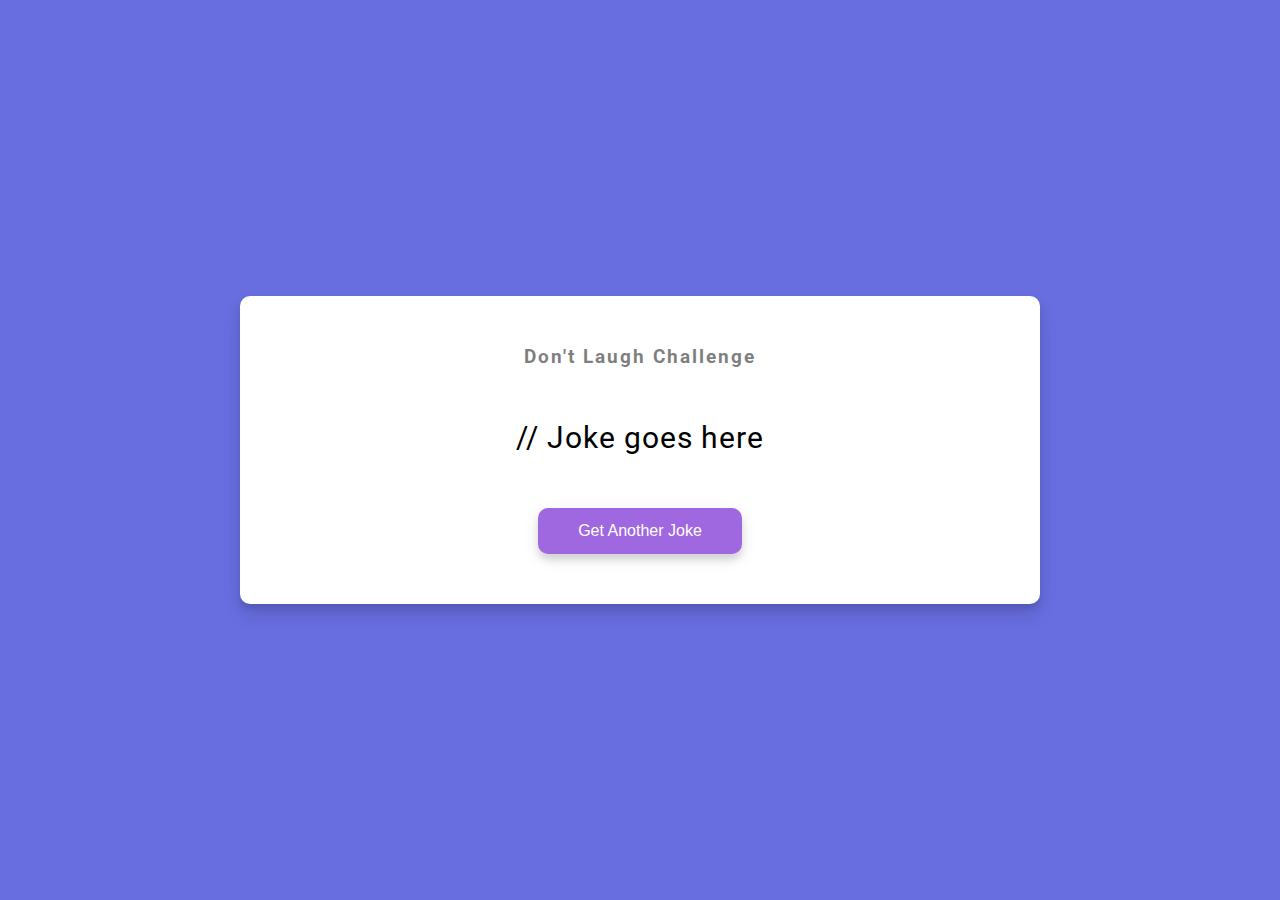
<file: Day10/index.html>
<!DOCTYPE html>
<html lang="en">
  <head>
    <meta charset="UTF-8" />
    <meta name="viewport" content="width=device-width, initial-scale=1.0" />
    <link rel="stylesheet" href="style.css" />
    <title>Dad Jokes</title>
  </head>
  <body>
    <div class="container">
      <h3>Don't Laugh Challenge</h3>
      <div id="joke" class="joke">// Joke goes here</div>
      <button id="jokeBtn" class="btn">Get Another Joke</button>
    </div>
    <script src="script.js"></script>
  </body>
</html>
</file>
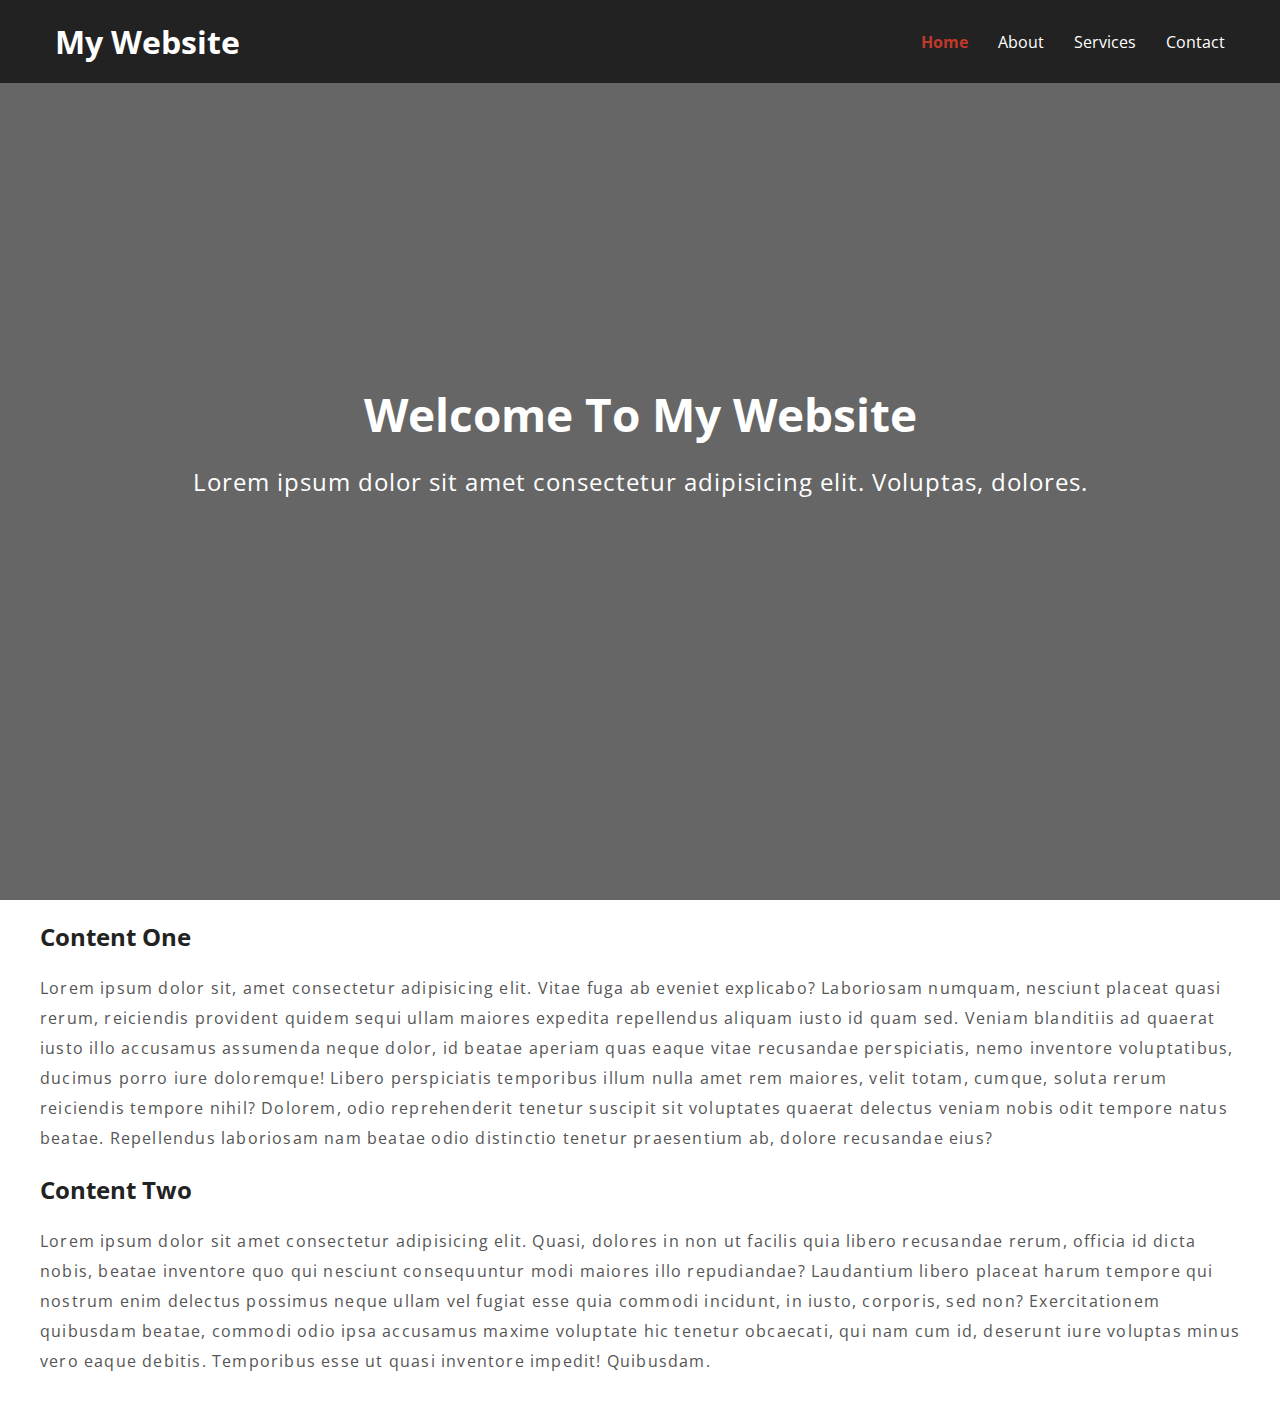
<file: Day25/index.html>
<!DOCTYPE html>
<html lang="en">

<head>
    <meta charset="UTF-8">
    <meta http-equiv="X-UA-Compatible" content="IE=edge">
    <meta name="viewport" content="width=device-width, initial-scale=1.0">
    <title>Sticky Navigation</title>
    <link rel="stylesheet" href="style.css">
</head>

<body>
    <nav class="nav">
        <div class="container">
            <h1 class="logo"><a href="/index.html">My Website</a></h1>
            <ul>
                <li><a href="#" class="current">Home</a></li>
                <li><a href="#">About</a></li>
                <li><a href="#">Services</a></li>
                <li><a href="#">Contact</a></li>
            </ul>
        </div>
    </nav>
    <div class="hero">
        <div class="container">
            <h1>Welcome To My Website</h1>
            <p>Lorem ipsum dolor sit amet consectetur adipisicing elit. Voluptas, dolores.</p>
        </div>
    </div>

    <section class="container content">
        <h2>Content One</h2>
        <p>Lorem ipsum dolor sit, amet consectetur adipisicing elit. Vitae fuga ab eveniet explicabo? Laboriosam numquam, nesciunt placeat quasi rerum, reiciendis provident quidem sequi ullam maiores expedita repellendus aliquam iusto id quam sed. Veniam blanditiis ad quaerat iusto illo accusamus assumenda neque dolor, id beatae aperiam quas eaque vitae recusandae perspiciatis, nemo inventore voluptatibus, ducimus porro iure doloremque! Libero perspiciatis temporibus illum nulla amet rem maiores, velit totam, cumque, soluta rerum reiciendis tempore nihil? Dolorem, odio reprehenderit tenetur suscipit sit voluptates quaerat delectus veniam nobis odit tempore natus beatae. Repellendus laboriosam nam beatae odio distinctio tenetur praesentium ab, dolore recusandae eius?</p>
        <h3>Content Two</h3>
        <p>Lorem ipsum dolor sit amet consectetur adipisicing elit. Quasi, dolores in non ut facilis quia libero recusandae rerum, officia id dicta nobis, beatae inventore quo qui nesciunt consequuntur modi maiores illo repudiandae? Laudantium libero placeat harum tempore qui nostrum enim delectus possimus neque ullam vel fugiat esse quia commodi incidunt, in iusto, corporis, sed non? Exercitationem quibusdam beatae, commodi odio ipsa accusamus maxime voluptate hic tenetur obcaecati, qui nam cum id, deserunt iure voluptas minus vero eaque debitis. Temporibus esse ut quasi inventore impedit! Quibusdam.</p>
    </section>


    <script src="script.js"></script>
</body>

</html>
</file>
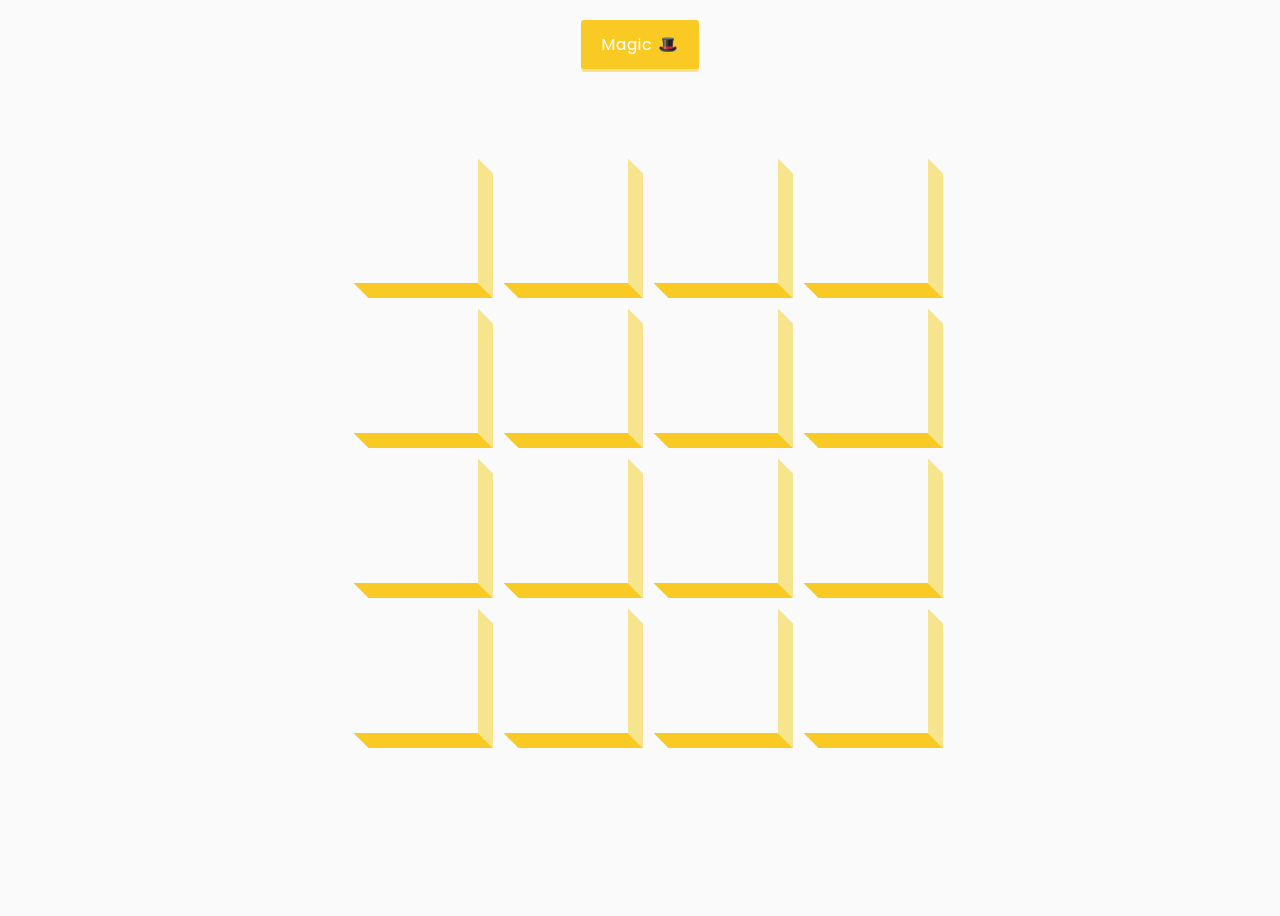
<file: Day1/3d-boxes-background/index.html>
<!DOCTYPE html>
<html lang="en">
  <head>
    <meta charset="UTF-8" />
    <meta name="viewport" content="width=device-width, initial-scale=1.0" />
    <link
      rel="stylesheet"
      href="https://cdnjs.cloudflare.com/ajax/libs/font-awesome/5.14.0/css/all.min.css"
      integrity="sha512-1PKOgIY59xJ8Co8+NE6FZ+LOAZKjy+KY8iq0G4B3CyeY6wYHN3yt9PW0XpSriVlkMXe40PTKnXrLnZ9+fkDaog=="
      crossorigin="anonymous"
    />
    <link rel="stylesheet" href="style.css" />
    <title>3D Boxes Background</title>
  </head>
  <body>
    <button id="btn" class="magic">Magic 🎩</button>
    <div id="boxes" class="boxes big"></div>
    <script src="script.js"></script>
  </body>
</html>
</file>
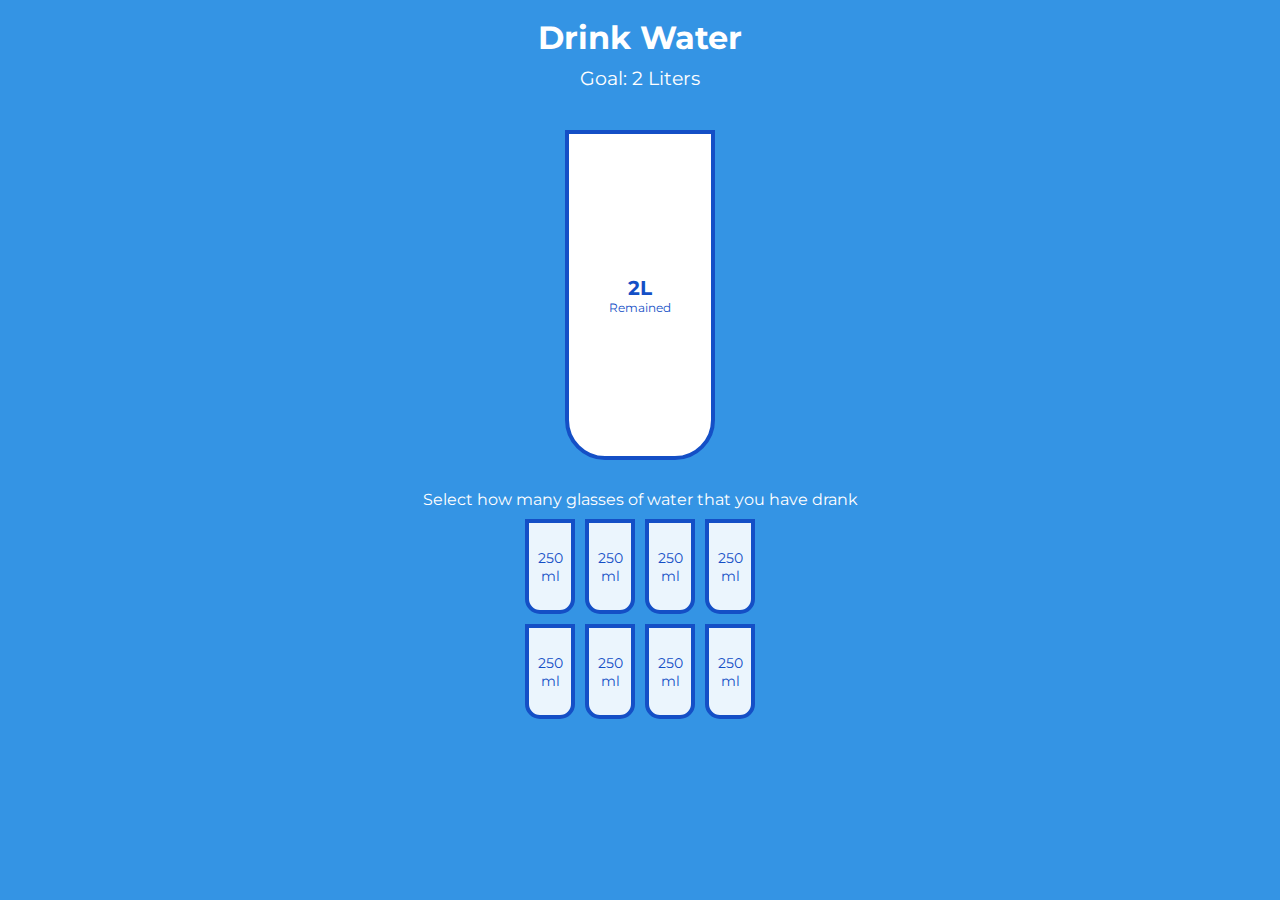
<file: Day16/drink-water/index.html>
<!DOCTYPE html>
<html lang="en">
  <head>
    <meta charset="UTF-8" />
    <meta name="viewport" content="width=device-width, initial-scale=1.0" />
    <link rel="stylesheet" href="style.css" />
    <title>Drink Water</title>
  </head>
  <body>
    <h1>Drink Water</h1>
    <h3>Goal: 2 Liters</h3>

    <div class="cup">
      <div class="remained" id="remained">
        <span id="liters"></span>
        <small>Remained</small>
      </div>

      <div class="percentage" id="percentage"></div>
    </div>

    <p class="text">Select how many glasses of water that you have drank</p>

    <div class="cups">
      <div class="cup cup-small">250 ml</div>
      <div class="cup cup-small">250 ml</div>
      <div class="cup cup-small">250 ml</div>
      <div class="cup cup-small">250 ml</div>
      <div class="cup cup-small">250 ml</div>
      <div class="cup cup-small">250 ml</div>
      <div class="cup cup-small">250 ml</div>
      <div class="cup cup-small">250 ml</div>
    </div>

    <script src="script.js"></script>
  </body>
</html>
</file>
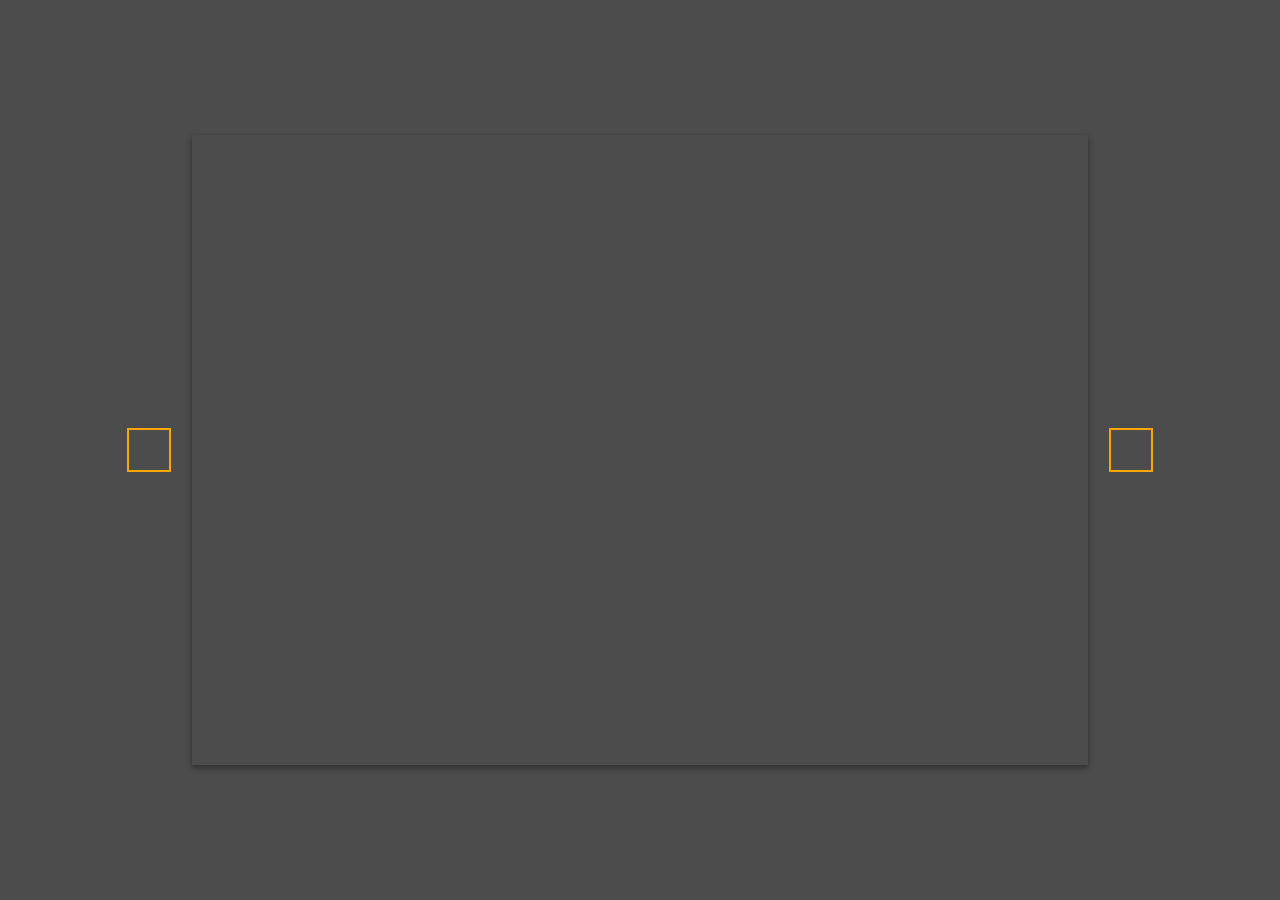
<file: Day18/background-slider/index.html>
<!DOCTYPE html>
<html lang="en">
  <head>
    <meta charset="UTF-8" />
    <meta name="viewport" content="width=device-width, initial-scale=1.0" />
    <link
      rel="stylesheet"
      href="https://cdnjs.cloudflare.com/ajax/libs/font-awesome/5.14.0/css/all.min.css"
      integrity="sha512-1PKOgIY59xJ8Co8+NE6FZ+LOAZKjy+KY8iq0G4B3CyeY6wYHN3yt9PW0XpSriVlkMXe40PTKnXrLnZ9+fkDaog=="
      crossorigin="anonymous"
    />
    <link rel="stylesheet" href="style.css" />
    <title>Background Slider</title>
  </head>
  <body>
    <div class="slider-container">
      <div
        class="slide active"
        style="
          background-image: url('https://images.unsplash.com/photo-1549880338-65ddcdfd017b?ixlib=rb-1.2.1&ixid=eyJhcHBfaWQiOjEyMDd9&auto=format&fit=crop&w=2100&q=80');
        "
      ></div>
      <div
        class="slide"
        style="
          background-image: url('https://images.unsplash.com/photo-1511593358241-7eea1f3c84e5?ixlib=rb-1.2.1&ixid=eyJhcHBfaWQiOjEyMDd9&auto=format&fit=crop&w=1934&q=80');
        "
      ></div>

      <div
        class="slide"
        style="
          background-image: url('https://images.unsplash.com/photo-1495467033336-2effd8753d51?ixlib=rb-1.2.1&ixid=eyJhcHBfaWQiOjEyMDd9&auto=format&fit=crop&w=2100&q=80');
        "
      ></div>

      <div
        class="slide"
        style="
          background-image: url('https://images.unsplash.com/photo-1522735338363-cc7313be0ae0?ixlib=rb-1.2.1&ixid=eyJhcHBfaWQiOjEyMDd9&auto=format&fit=crop&w=2689&q=80');
        "
      ></div>

      <div
        class="slide"
        style="
          background-image: url('https://images.unsplash.com/photo-1559087867-ce4c91325525?ixlib=rb-1.2.1&ixid=eyJhcHBfaWQiOjEyMDd9&auto=format&fit=crop&w=2100&q=80');
        "
      ></div>

      <button class="arrow left-arrow" id="left">
        <i class="fas fa-arrow-left"></i>
      </button>

      <button class="arrow right-arrow" id="right">
        <i class="fas fa-arrow-right"></i>
      </button>
    </div>
    <script src="script.js"></script>
  </body>
</html>
</file>
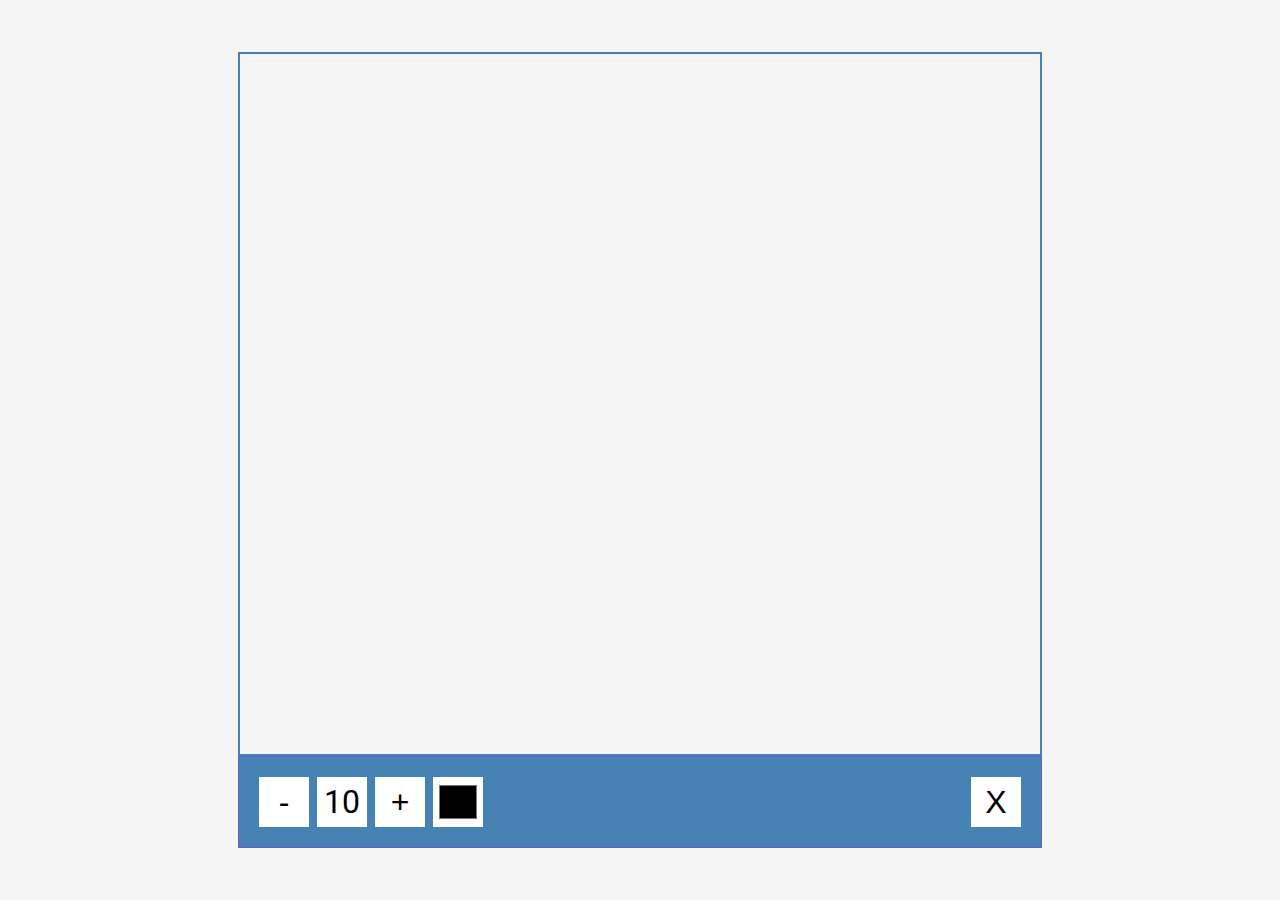
<file: Day22/drawing-app/index.html>
<!DOCTYPE html>
<html lang="en">
  <head>
    <meta charset="UTF-8" />
    <meta name="viewport" content="width=device-width, initial-scale=1.0" />
    <link rel="stylesheet" href="style.css" />
    <title>Drawing App</title>
  </head>
  <body>
    <canvas id="canvas" width="800" height="700"></canvas>
    <div class="toolbox">
      <button id="decrease">-</button>
      <span id="size">10</span>
      <button id="increase">+</button>
      <input type="color" id="color">
      <button id="clear">X</button>
    </div>

    <script src="script.js"></script>
  </body>
</html>
</file>
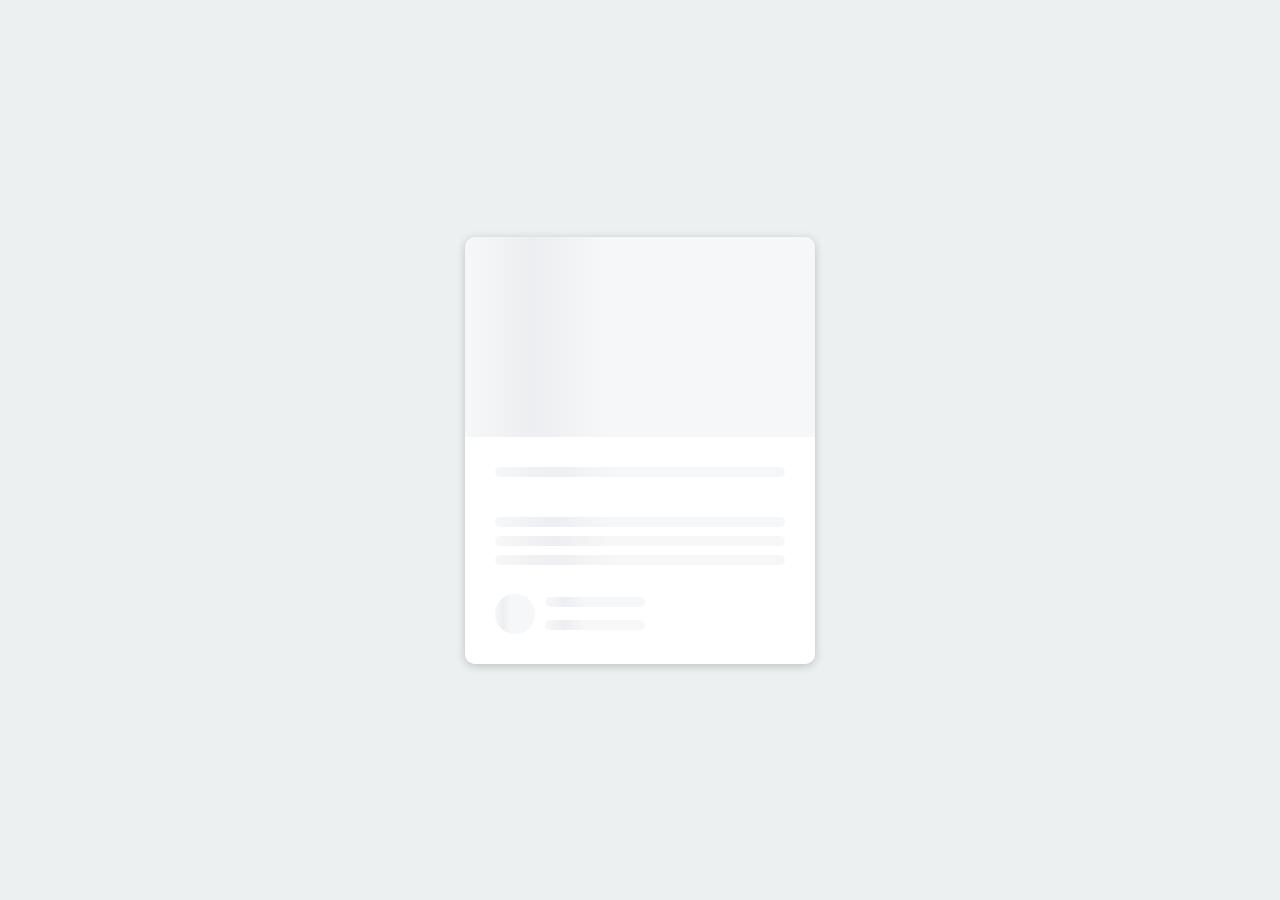
<file: Day24/content-placeholder/index.html>
<!DOCTYPE html>
<html lang="en">
  <head>
    <meta charset="UTF-8" />
    <meta name="viewport" content="width=device-width, initial-scale=1.0" />
    <link rel="stylesheet" href="style.css" />
    <title>Content Placeholder</title>
  </head>
  <body>
    <div class="card">
      <div class="card-header animated-bg" id="header">&nbsp;</div>

      <div class="card-content">
        <h3 class="card-title animated-bg animated-bg-text" id="title">
          &nbsp;
        </h3>
        <p class="card-excerpt" id="excerpt">
          &nbsp;
          <span class="animated-bg animated-bg-text">&nbsp;</span>
          <span class="animated-bg animated-bg-text">&nbsp;</span>
          <span class="animated-bg animated-bg-text">&nbsp;</span>
        </p>
        <div class="author">
          <div class="profile-img animated-bg" id="profile_img">&nbsp;</div>
          <div class="author-info">
            <strong class="animated-bg animated-bg-text" id="name"
              >&nbsp;</strong
            >
            <small class="animated-bg animated-bg-text" id="date">&nbsp;</small>
          </div>
        </div>
      </div>
    </div>
 
    
    <script src="script.js"></script>
  </body>
</html>
</file>
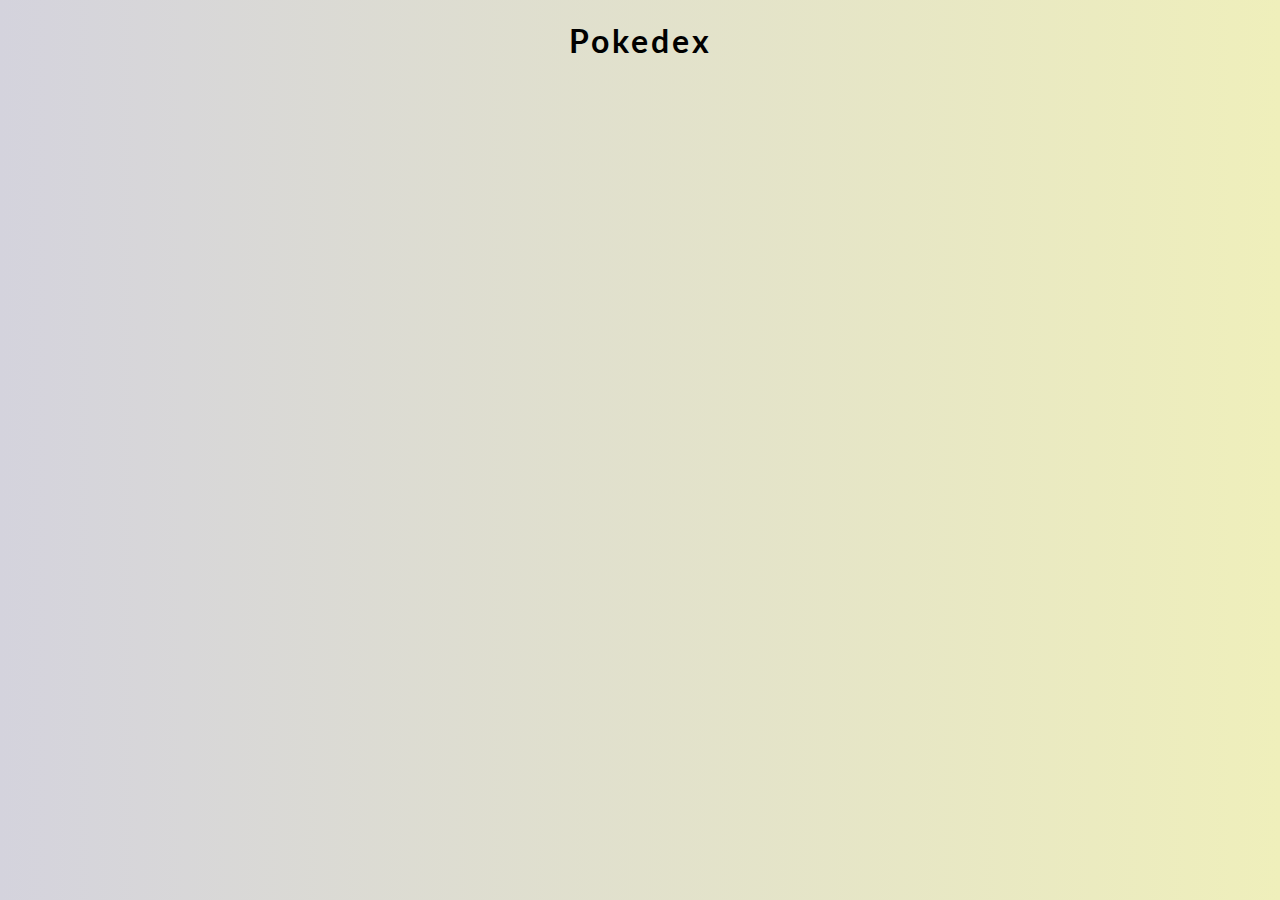
<file: Day37/pokedex/index.html>
<!DOCTYPE html>
<html lang="en">
  <head>
    <meta charset="UTF-8" />
    <meta name="viewport" content="width=device-width, initial-scale=1.0" />
    <link rel="stylesheet" href="style.css" />
    <title>Pokedex</title>
  </head>
  <body>
    <h1>Pokedex</h1>
    <div class="poke-container" id="poke-container"></div>

    <!-- Design inspired by this Dribbble shot: https://dribbble.com/shots/5611109--Pokemon -->
    <script src="script.js"></script>
  </body>
</html>
</file>
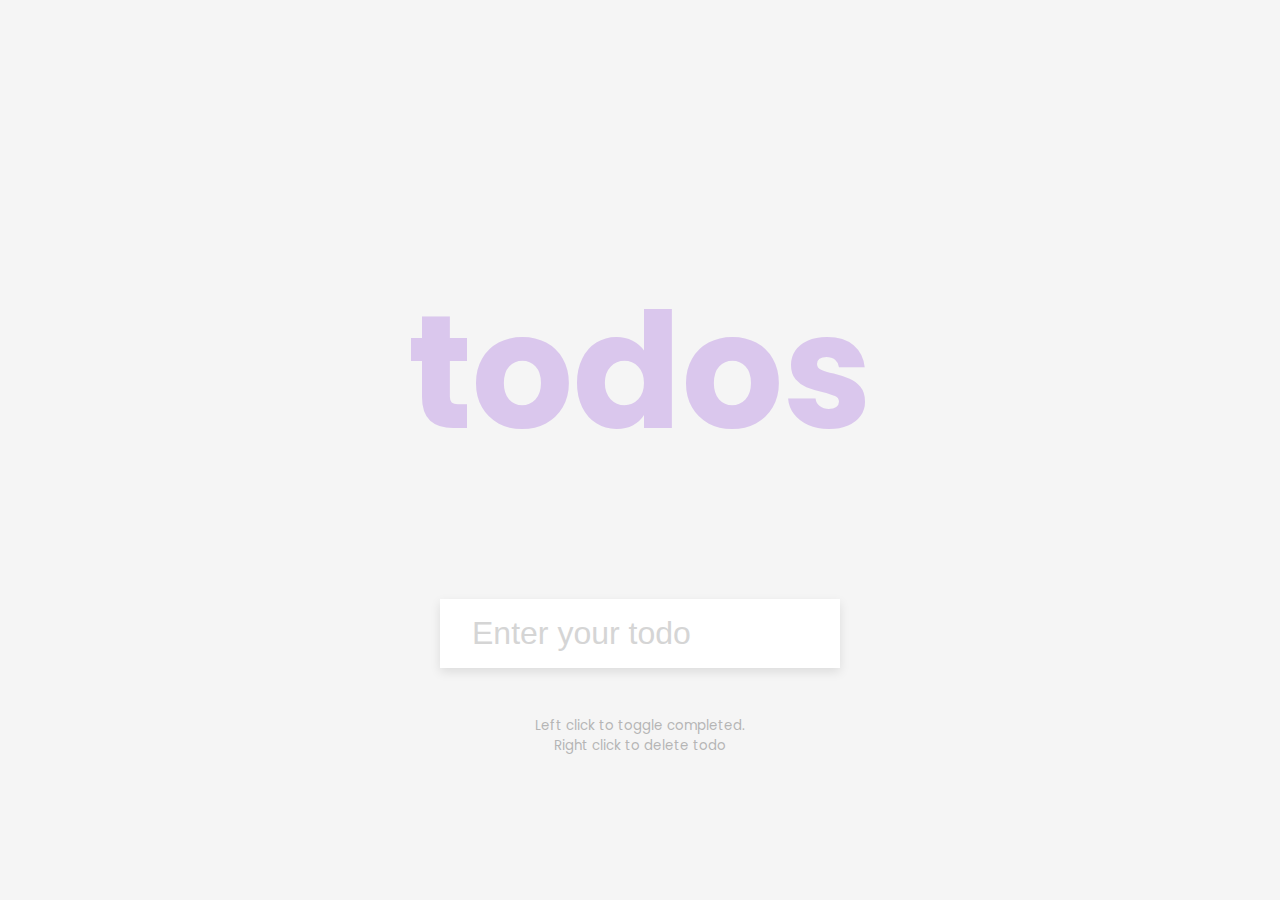
<file: Day49/todo-list/index.html>
<!DOCTYPE html>
<html lang="en">
  <head>
    <meta charset="UTF-8" />
    <meta name="viewport" content="width=device-width, initial-scale=1.0" />
    <link rel="stylesheet" href="style.css" />
    <title>Todo List</title>
  </head>
  <body>
    <h1>todos</h1>
    <form id="form">
      <input type="text" class="input" id="input" placeholder="Enter your todo" autocomplete="off">

      <ul class="todos" id="todos"></ul>
    </form>
    <small>Left click to toggle completed. <br> Right click to delete todo</small>

    <script src="script.js"></script>
  </body>
</html>
</file>
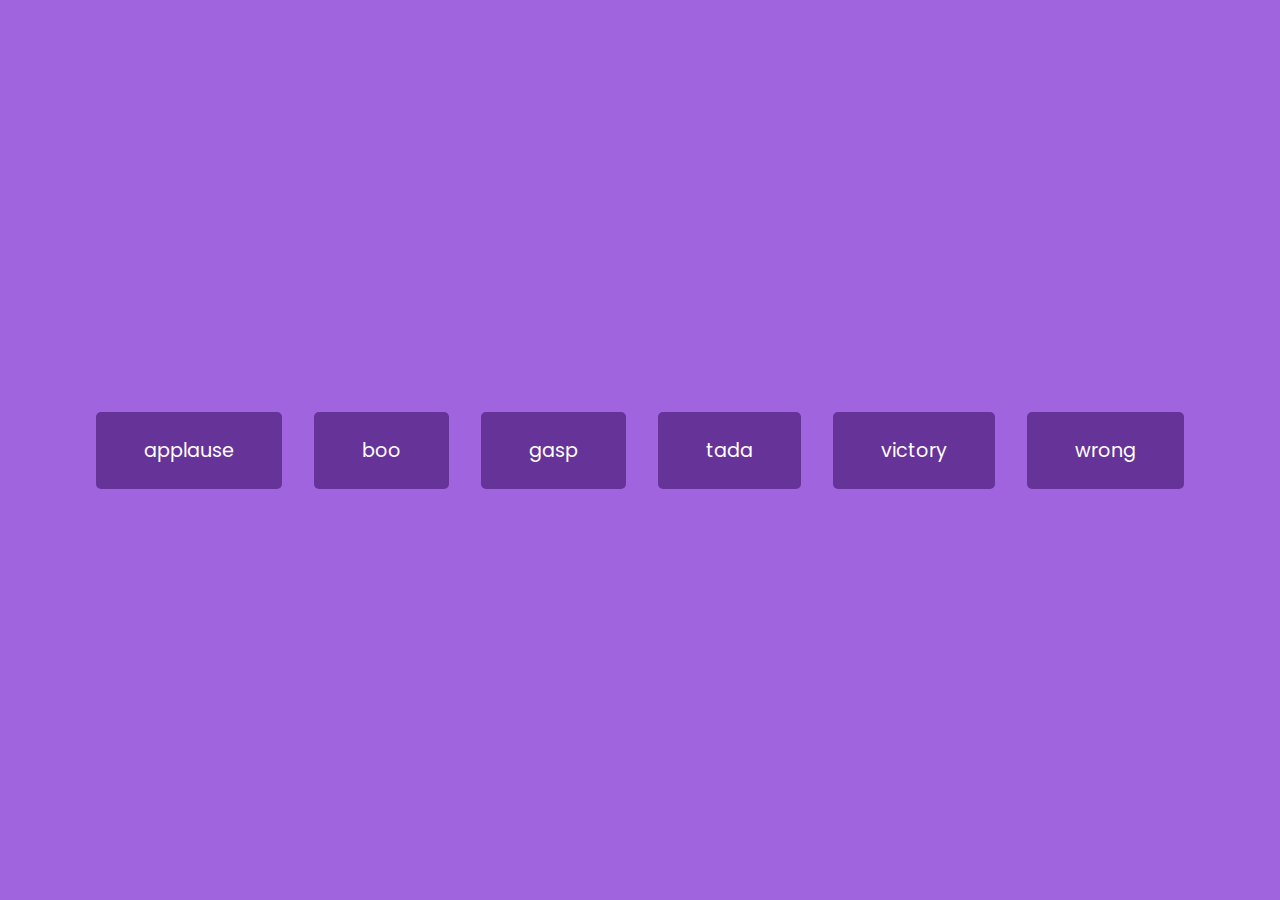
<file: Day9/sound-board/index.html>
<!DOCTYPE html>
<html lang="en">
  <head>
    <meta charset="UTF-8" />
    <meta name="viewport" content="width=device-width, initial-scale=1.0" />
    <link rel="stylesheet" href="style.css" />
    <title>Sound Board</title>
  </head>
  <body>
    <audio id="applause" src="sounds/applause.mp3"></audio>
    <audio id="boo" src="sounds/boo.mp3"></audio>
    <audio id="gasp" src="sounds/gasp.mp3"></audio>
    <audio id="tada" src="sounds/tada.mp3"></audio>
    <audio id="victory" src="sounds/victory.mp3"></audio>
    <audio id="wrong" src="sounds/wrong.mp3"></audio>

    <div id="buttons"></div>

    <script src="script.js"></script>
  </body>
</html>
</file>
<file: Day10/style.css>
@import url('https://fonts.googleapis.com/css2?family=Roboto:wght@400;700&display=swap');

* {
  box-sizing: border-box;
}

body {
  background-color: #686de0;
  font-family: 'Roboto', sans-serif;
  display: flex;
  flex-direction: column;
  align-items: center;
  justify-content: center;
  height: 100vh;
  overflow: hidden;
  margin: 0;
  padding: 20px;
}

.container {
  background-color: #fff;
  border-radius: 10px;
  box-shadow: 0 10px 20px rgba(0, 0, 0, 0.1), 0 6px 6px rgba(0, 0, 0, 0.1);
  padding: 50px 20px;
  text-align: center;
  max-width: 100%;
  width: 800px;
}

h3 {
  margin: 0;
  opacity: 0.5;
  letter-spacing: 2px;
}

.joke {
  font-size: 30px;
  letter-spacing: 1px;
  line-height: 40px;
  margin: 50px auto;
  max-width: 600px;
}

.btn {
  background-color: #9f68e0;
  color: #fff;
  border: 0;
  border-radius: 10px;
  box-shadow: 0 5px 15px rgba(0, 0, 0, 0.1), 0 6px 6px rgba(0, 0, 0, 0.1);
  padding: 14px 40px;
  font-size: 16px;
  cursor: pointer;
}

.btn:active {
  transform: scale(0.98);
}

.btn:focus {
  outline: 0;
}
</file>
<file: Day25/style.css>
@import url('https://fonts.googleapis.com/css?family=Open+Sans');


* {
    box-sizing: border-box;
    margin: 0;
    padding: 0;
}

body {
    font-family: 'Open Sans', sans-serif;
    color: #222;
    padding-bottom: 50px;
}

.container {
    max-width: 1200px;
    margin: 0 auto;

}

.nav {
    position: fixed;
    background-color: #222;
    top: 0;
    left: 0;
    right: 0;
    transition: all .3s ease-in-out;

}

.nav .container {
    display: flex;
    justify-content: space-between;
    align-items: center;
    padding: 20px 0;
    transition: all .3s ease-in-out;


}

.nav ul {
    display: flex;
    list-style-type: none;
    align-items: center;
    justify-content: center;
}

.nav a {
    color: #fff;
    text-decoration: none;
    padding: 7px 15px;
}
.nav.active {
    background-color: #fff;
    box-shadow: 0 2px 10px rgba(0, 0, 0, 0.3);

}
.nav.active a {
    color: #000;
}
.nav.active .container {
    padding: 10px 0;
}

.nav a.current, .nav a:hover {
    color: #c0392b;
    font-weight: bold;
}
.hero {
    background-image: url('https://images.pexels.com/photos/450035/pexels-photo-450035.jpeg?auto=compress&cs=tinysrgb&dpr=2&h=750&w=1260');
    background-repeat: no-repeat;
    background-position: bottom center;
    height: 100vh;
    color: #fff;
    display: flex;
    justify-content: center;
    align-items: center;
    text-align: center;
    position: relative;
    margin-bottom: 20px;
    z-index: -2
    
}

.hero::before {
    content: '';
    position: absolute;
    top: 0;
    left: 0;
    width: 100%;
    height: 100%;
    background-color: rgba(0,0,0, 0.6);
    z-index: -1;
}

.hero h1 {
    font-size: 46px;
    margin: -20px 0 20px;
}

.hero p {
    font-size: 150%;
    letter-spacing: 1px;
}

.content h2,
.content h3 {
    font-size: 150%;
    margin: 20px 0;
}
.content p {
    color: #555;
    line-height: 30px;
    letter-spacing: 1.2px;
}
</file>
<file: Day1/3d-boxes-background/style.css>
@import url('https://fonts.googleapis.com/css2?family=Roboto:wght@400;700&display=swap');
@import url('https://fonts.googleapis.com/css2?family=Poppins&display=swap');

* {
  box-sizing: border-box;
}

body {
  background-color: #fafafa;
  font-family: 'Roboto', sans-serif;
  display: flex;
  flex-direction: column;
  align-items: center;
  justify-content: center;
  height: 100vh;
  overflow: hidden;
}

.magic {
  background-color: #f9ca24;
  color: #fff;
  font-family: 'Poppins', sans-serif;
  border: 0;
  border-radius: 3px;
  font-size: 16px;
  padding: 12px 20px;
  cursor: pointer;
  position: fixed;
  top: 20px;
  letter-spacing: 1px;
  box-shadow: 0 3px rgba(249, 202, 36, 0.5);
  z-index: 100;
}

.magic:focus {
  outline: none;
}

.magic:active {
  box-shadow: none;
  transform: translateY(2px);
}

.boxes {
  display: flex;
  flex-wrap: wrap;
  justify-content: space-around;
  height: 500px;
  width: 500px;
  position: relative;
  transition: 0.4s ease;
}

.boxes.big {
  width: 600px;
  height: 600px;
}

.boxes.big .box {
  transform: rotateZ(360deg);
}

.box {
  background-image: url('https://media.giphy.com/media/EZqwsBSPlvSda/giphy.gif');
  background-repeat: no-repeat;
  background-size: 500px 500px;
  position: relative;
  height: 125px;
  width: 125px;
  transition: 0.4s ease;
}

.box::after {
  content: '';
  background-color: #f6e58d;
  position: absolute;
  top: 8px;
  right: -15px;
  height: 100%;
  width: 15px;
  transform: skewY(45deg);
}

.box::before {
  content: '';
  background-color: #f9ca24;
  position: absolute;
  bottom: -15px;
  left: 8px;
  height: 15px;
  width: 100%;
  transform: skewX(45deg);
}
</file>
<file: Day16/drink-water/style.css>
@import url('https://fonts.googleapis.com/css?family=Montserrat:400,600&display=swap');

:root {
  --border-color: #144fc6;
  --fill-color: #6ab3f8;
}

* {
  box-sizing: border-box;
}

body {
  background-color: #3494e4;
  color: #fff;
  font-family: 'Montserrat', sans-serif;
  display: flex;
  flex-direction: column;
  align-items: center;
  margin-bottom: 40px;
}

h1 {
  margin: 10px 0 0;
}

h3 {
  font-weight: 400;
  margin: 10px 0;
}

.cup {
  background-color: #fff;
  border: 4px solid var(--border-color);
  color: var(--border-color);
  border-radius: 0 0 40px 40px;
  height: 330px;
  width: 150px;
  margin: 30px 0;
  display: flex;
  flex-direction: column;
  overflow: hidden;
}

.cup.cup-small {
  height: 95px;
  width: 50px;
  border-radius: 0 0 15px 15px;
  background-color: rgba(255, 255, 255, 0.9);
  cursor: pointer;
  font-size: 14px;
  align-items: center;
  justify-content: center;
  text-align: center;
  margin: 5px;
  transition: 0.3s ease;
}

.cup.cup-small.full {
  background-color: var(--fill-color);
  color: #fff;
}

.cups {
  display: flex;
  flex-wrap: wrap;
  align-items: center;
  justify-content: center;
  width: 280px;
}

.remained {
  display: flex;
  flex-direction: column;
  align-items: center;
  justify-content: center;
  text-align: center;
  flex: 1;
  transition: 0.3s ease;
}

.remained span {
  font-size: 20px;
  font-weight: bold;
}

.remained small {
  font-size: 12px;
}

.percentage {
  background-color: var(--fill-color);
  display: flex;
  align-items: center;
  justify-content: center;
  font-weight: bold;
  font-size: 30px;
  height: 0;
  transition: 0.3s ease;
}

.text {
  text-align: center;
  margin: 0 0 5px;
}
</file>
<file: Day18/background-slider/style.css>
@import url('https://fonts.googleapis.com/css2?family=Roboto:wght@400;700&display=swap');

* {
  box-sizing: border-box;
}

body {
  font-family: 'Roboto', sans-serif;
  display: flex;
  flex-direction: column;
  align-items: center;
  justify-content: center;
  height: 100vh;
  overflow: hidden;
  margin: 0;
  background-position: center center;
  background-size: cover;
  transition: 0.4s;
}

body::before {
  content: '';
  position: absolute;
  top: 0;
  left: 0;
  width: 100%;
  height: 100vh;
  background-color: rgba(0, 0, 0, 0.7);
  z-index: -1;
}

.slider-container {
  box-shadow: 0 3px 6px rgba(0, 0, 0, 0.16), 0 3px 6px rgba(0, 0, 0, 0.23);
  height: 70vh;
  width: 70vw;
  position: relative;
  overflow: hidden;
}

.slide {
  opacity: 0;
  height: 100vh;
  width: 100vw;
  background-position: center center;
  background-size: cover;
  position: absolute;
  top: -15vh;
  left: -15vw;
  transition: 0.4s ease;
  z-index: 1;
}

.slide.active {
  opacity: 1;
}

.arrow {
  position: fixed;
  background-color: transparent;
  color: #fff;
  padding: 20px;
  font-size: 30px;
  border: 2px solid orange;
  top: 50%;
  transform: translateY(-50%);
  cursor: pointer;
}

.arrow:focus {
  outline: 0;
}

.left-arrow {
  left: calc(15vw - 65px);
}

.right-arrow {
  right: calc(15vw - 65px);
}
</file>
<file: Day22/drawing-app/style.css>
@import url('https://fonts.googleapis.com/css2?family=Roboto:wght@400;700&display=swap');

* {
  box-sizing: border-box;
}

body {
  background-color: #f5f5f5;
  font-family: 'Roboto', sans-serif;
  display: flex;
  flex-direction: column;
  align-items: center;
  justify-content: center;
  height: 100vh;
  margin: 0;
}

canvas {
  border: 2px solid steelblue;
}

.toolbox {
  background-color: steelblue;
  border: 1px solid slateblue;
  display: flex;
  width: 804px;
  padding: 1rem;
}

.toolbox > * {
  background-color: #fff;
  border: none;
  display: inline-flex;
  align-items: center;
  justify-content: center;
  font-size: 2rem;
  height: 50px;
  width: 50px;
  margin: 0.25rem;
  padding: 0.25rem;
  cursor: pointer;
}

.toolbox > *:last-child {
  margin-left: auto;
}
</file>
<file: Day24/content-placeholder/style.css>
@import url('https://fonts.googleapis.com/css2?family=Roboto:wght@400;700&display=swap');

* {
  box-sizing: border-box;
}

body {
  background-color: #ecf0f1;
  font-family: 'Roboto', sans-serif;
  display: flex;
  align-items: center;
  justify-content: center;
  height: 100vh;
  overflow: hidden;
  margin: 0;
}

img {
  max-width: 100%;
}

.card {
  box-shadow: 0 2px 10px rgba(0, 0, 0, 0.2);
  border-radius: 10px;
  overflow: hidden;
  width: 350px;
}

.card-header {
  height: 200px;
}

.card-header img {
  object-fit: cover;
  height: 100%;
  width: 100%;
}

.card-content {
  background-color: #fff;
  padding: 30px;
}

.card-title {
  height: 20px;
  margin: 0;
}

.card-excerpt {
  color: #777;
  margin: 10px 0 20px;
}

.author {
  display: flex;
}

.profile-img {
  border-radius: 50%;
  overflow: hidden;
  height: 40px;
  width: 40px;
}

.author-info {
  display: flex;
  flex-direction: column;
  justify-content: space-around;
  margin-left: 10px;
  width: 100px;
}

.author-info small {
  color: #aaa;
  margin-top: 5px;
}

.animated-bg {
  background-image: linear-gradient(
    to right,
    #f6f7f8 0%,
    #edeef1 10%,
    #f6f7f8 20%,
    #f6f7f8 100%
  );
  background-size: 200% 100%;
  animation: bgPos 1s linear infinite;
}

.animated-bg-text {
  border-radius: 50px;
  display: inline-block;
  margin: 0;
  height: 10px;
  width: 100%;
}

@keyframes bgPos {
  0% {
    background-position: 50% 0;
  }

  100% {
    background-position: -150% 0;
  }
}
</file>
<file: Day37/pokedex/style.css>
@import url('https://fonts.googleapis.com/css?family=Lato:300,400&display=swap');

* {
  box-sizing: border-box;
}

body {
  background: #efefbb;
  background: linear-gradient(to right, #d4d3dd, #efefbb);
  font-family: 'Lato', sans-serif;
  display: flex;
  flex-direction: column;
  align-items: center;
  justify-content: center;
  margin: 0;
}

h1 {
  letter-spacing: 3px;
}

.poke-container {
  display: flex;
  flex-wrap: wrap;
  align-items: space-between;
  justify-content: center;
  margin: 0 auto;
  max-width: 1200px;
}

.pokemon {
  background-color: #eee;
  border-radius: 10px;
  box-shadow: 0 3px 15px rgba(100, 100, 100, 0.5);
  margin: 10px;
  padding: 20px;
  text-align: center;
}

.pokemon .img-container {
  background-color: rgba(255, 255, 255, 0.6);
  border-radius: 50%;
  width: 120px;
  height: 120px;
  text-align: center;
}

.pokemon .img-container img {
  max-width: 90%;
  margin-top: 20px;
}

.pokemon .info {
  margin-top: 20px;
}

.pokemon .info .number {
  background-color: rgba(0, 0, 0, 0.1);
  padding: 5px 10px;
  border-radius: 10px;
  font-size: 0.8em;
}

.pokemon .info .name {
  margin: 15px 0 7px;
  letter-spacing: 1px;
}
</file>
<file: Day49/todo-list/style.css>
@import url('https://fonts.googleapis.com/css2?family=Poppins:wght@200;400&display=swap');

* {
  box-sizing: border-box;
}
 

body {
  background-color: #f5f5f5;
  color: #444;
  font-family: 'Poppins', sans-serif;
  display: flex;
  flex-direction: column;
  align-items: center;
  justify-content: center;
  height: 100vh;
  margin: 0;
}

h1 {
  color: rgb(179, 131, 226);
  font-size: 10rem;
  text-align: center;
  opacity: 0.4;
}

form {
  box-shadow: 0 4px 10px rgba(0, 0, 0, 0.1);
  max-width: 100%;
  width: 400px;
}

.input {
  border: none;
  color: #444;
  font-size: 2rem;
  padding: 1rem 2rem;
  display: block;
  width: 100%;
}

.input::placeholder {
  color: #d5d5d5;
}

.input:focus {
  outline-color: rgb(179, 131, 226);
}

.todos {
  background-color: #fff;
  padding: 0;
  margin: 0;
  list-style-type: none;
}

.todos li {
  border-top: 1px solid #e5e5e5;
  cursor: pointer;
  font-size: 1.5rem;
  padding: 1rem 2rem;
}

.todos li.completed {
  color: #b6b6b6;
  text-decoration: line-through;
}

small {
  color: #b5b5b5;
  margin-top: 3rem;
  text-align: center;
}
</file>
<file: Day9/sound-board/style.css>
@import url('https://fonts.googleapis.com/css2?family=Poppins:wght@200;400&display=swap');

* {
  box-sizing: border-box;
}

body {
  background-color: rgb(161, 100, 223);
  font-family: 'Poppins', sans-serif;
  display: flex;
  flex-wrap: wrap;
  align-items: center;
  justify-content: center;
  text-align: center;
  height: 100vh;
  overflow: hidden;
  margin: 0;
  
}

.btn {
  background-color: rebeccapurple;
  border-radius: 5px;
  border: none;
  color: #fff;
  margin: 1rem;
  padding: 1.5rem 3rem;
  font-size: 1.2rem;
  font-family: inherit;
  cursor: pointer;
}

.btn:hover {
  opacity: 0.9;
}

.btn:focus {
  outline: none;
}
</file>
